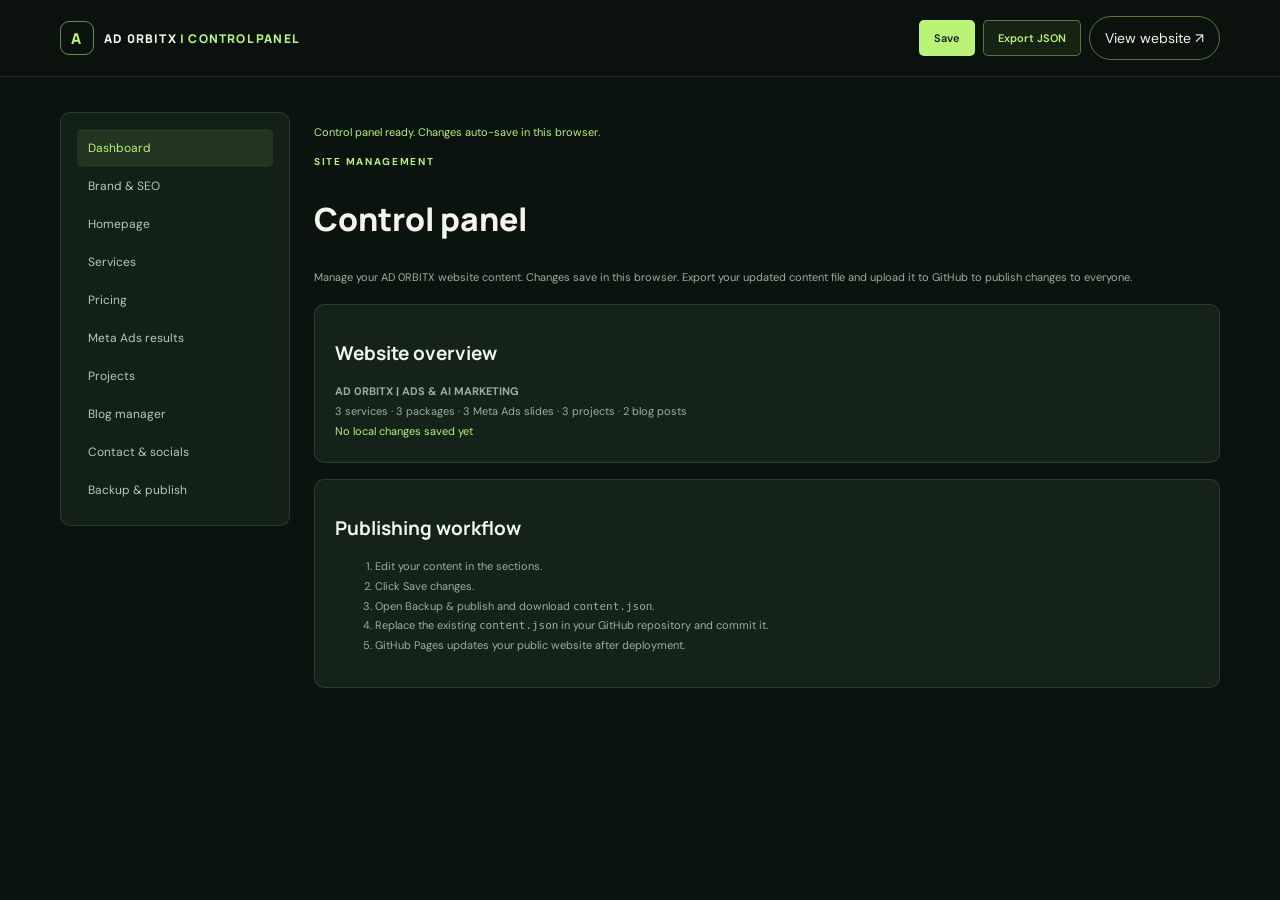
<file: admin.html>
<!doctype html><html lang="en"><head><meta charset="utf-8"><meta name="viewport" content="width=device-width,initial-scale=1"><title>AD 0RBITX Control Panel</title><link rel="stylesheet" href="style.css"><style>
.admin-wrap{display:grid;grid-template-columns:230px 1fr;gap:24px;padding:35px 0 80px}.admin-side{position:sticky;top:95px;align-self:start;background:#132018;border:1px solid var(--line);border-radius:10px;padding:16px}.admin-side button{display:block;width:100%;text-align:left;background:none;border:0;color:#b8c7ba;padding:11px;border-radius:5px;cursor:pointer;font:12px var(--body)}.admin-side button.active,.admin-side button:hover{background:#b9f47718;color:var(--lime)}.admin-main{min-width:0}.admin-panel{display:none}.admin-panel.active{display:block}.admin-panel h1{font:800 32px var(--display)}.admin-panel h2{font:700 19px var(--display)}.admin-card{background:#142219;border:1px solid var(--line);border-radius:10px;padding:20px;margin:16px 0}.admin-grid{display:grid;grid-template-columns:1fr 1fr;gap:12px}.field textarea{min-height:85px}.field.full{grid-column:1/-1}.admin-actions{display:flex;gap:9px;flex-wrap:wrap;margin:15px 0}.admin-btn{border:1px solid #b9f47765;color:var(--lime);background:#b9f47712;padding:10px 14px;border-radius:5px;cursor:pointer;font:600 11px var(--body)}.admin-btn.primary{background:var(--lime);color:#142016}.admin-btn.danger{border-color:#d66b6b;color:#ffaaaa}.item-row{display:flex;justify-content:space-between;align-items:center;gap:12px;border-bottom:1px solid var(--line);padding:12px 0}.item-row small{display:block;color:#8fa092}.status{color:var(--lime);font-size:11px}.admin-help{font-size:11px;color:#9eada1;line-height:1.8}.file-input{font-size:11px;color:#b9c7ba}@media(max-width:760px){.admin-wrap{grid-template-columns:1fr}.admin-side{position:static;display:flex;overflow:auto;gap:5px}.admin-side button{white-space:nowrap;width:auto}.admin-grid{grid-template-columns:1fr}.field.full{grid-column:auto}}
</style></head><body><header><nav class="nav container"><a class="brand" href="index.html"><span class="brand-mark">A</span><span>AD 0RBITX <span style="color:var(--lime)">| CONTROL PANEL</span></span></a><div style="display:flex;align-items:center;gap:8px;flex-wrap:wrap"><button type="button" class="admin-btn primary" id="topSave">Save</button><button type="button" class="admin-btn" id="topExport">Export JSON</button><a class="nav-cta" href="index.html">View website ↗</a></div></nav></header><main class="container admin-wrap"><aside class="admin-side"><button class="active" data-tab="dashboard">Dashboard</button><button data-tab="brand">Brand & SEO</button><button data-tab="home">Homepage</button><button data-tab="services">Services</button><button data-tab="pricing">Pricing</button><button data-tab="metaResults">Meta Ads results</button><button data-tab="projects">Projects</button><button data-tab="blogs">Blog manager</button><button data-tab="contact">Contact & socials</button><button data-tab="backup">Backup & publish</button></aside><div class="admin-main"><p id="adminStatus" class="status" aria-live="polite">Loading control panel…</p>
<section class="admin-panel active" id="dashboard"><div class="kicker">SITE MANAGEMENT</div><h1>Control panel</h1><p class="admin-help">Manage your AD 0RBITX website content. Changes save in this browser. Export your updated content file and upload it to GitHub to publish changes to everyone.</p><div class="admin-card"><h2>Website overview</h2><div id="overview" class="admin-help"></div></div><div class="admin-card"><h2>Publishing workflow</h2><ol class="admin-help"><li>Edit your content in the sections.</li><li>Click Save changes.</li><li>Open Backup & publish and download <code>content.json</code>.</li><li>Replace the existing <code>content.json</code> in your GitHub repository and commit it.</li><li>GitHub Pages updates your public website after deployment.</li></ol></div></section>
<section class="admin-panel" id="brand"><div class="kicker">IDENTITY & SEARCH</div><h1>Brand & SEO settings</h1><div class="admin-card"><div class="admin-grid"><label class="field">Brand name<input data-bind="brand"></label><label class="field">Short brand<input data-bind="shortBrand"></label><label class="field">Tagline<input data-bind="tagline"></label><label class="field">Location<input data-bind="location"></label><label class="field full">Default SEO title<input data-bind="seo.title" maxlength="65"></label><label class="field full">Default meta description<textarea data-bind="seo.description" maxlength="160"></textarea></label><label class="field full">SEO keywords (comma separated)<textarea data-bind="seo.keywords"></textarea></label><label class="field full">Footer About text<textarea data-bind="footerAbout"></textarea></label></div></div></section>
<section class="admin-panel" id="home"><div class="kicker">HOMEPAGE</div><h1>Homepage content</h1><div class="admin-card"><div class="admin-grid"><label class="field">Eyebrow<input data-bind="hero.eyebrow"></label><label class="field">Button text<input data-bind="hero.button"></label><label class="field full">Main headline (HTML allowed for line break / gradient span)<textarea data-bind="hero.title"></textarea></label><label class="field full">Hero description<textarea data-bind="hero.description"></textarea></label></div></div></section>
<section class="admin-panel" id="services"><div class="kicker">OFFERINGS</div><h1>Services manager</h1><div id="servicesEditor"></div><button class="admin-btn" id="addService">+ Add service</button></section>
<section class="admin-panel" id="pricing"><div class="kicker">PACKAGES</div><h1>Pricing manager</h1><div id="packagesEditor"></div><button class="admin-btn" id="addPackage">+ Add package</button></section>
<section class="admin-panel" id="metaResults"><div class="kicker">CASE STUDIES</div><h1>Meta Ads results carousel</h1><p class="admin-help">Edit home page slides. Add screenshot image URLs and verified results.</p><div id="metaResultsEditor"></div><button class="admin-btn" id="addMetaResult">+ Add case study</button></section><section class="admin-panel" id="projects"><div class="kicker">PORTFOLIO</div><h1>Project manager</h1><p class="admin-help">Add project details, results and an optional image URL. Only publish results you can verify and are allowed to share.</p><div id="projectsEditor"></div><button class="admin-btn" id="addProject">+ Add project</button></section>
<section class="admin-panel" id="blogs"><div class="kicker">PUBLISHING</div><h1>Blog manager</h1><p class="admin-help">Create, edit and delete posts. Each post has its own SEO title and meta description. Keep titles distinct and descriptions useful and accurate.</p><div id="blogsEditor"></div><button class="admin-btn" id="addBlog">+ New blog post</button></section>
<section class="admin-panel" id="contact"><div class="kicker">GET IN TOUCH</div><h1>Contact & social links</h1><div class="admin-card"><div class="admin-grid"><label class="field">Business email<input data-bind="email"></label><label class="field">WhatsApp display number<input data-bind="whatsapp"></label><label class="field">WhatsApp link number (digits only)<input data-bind="whatsappLink"></label><label class="field">Facebook URL<input data-bind="socials.facebook"></label><label class="field">Instagram URL<input data-bind="socials.instagram"></label><label class="field">LinkedIn URL<input data-bind="socials.linkedin"></label><label class="field">Fiverr URL<input data-bind="socials.fiverr"></label><label class="field">Upwork URL<input data-bind="socials.upwork"></label></div></div></section>
<section class="admin-panel" id="backup"><div class="kicker">SAVE & PUBLISH</div><h1>Backup & publish</h1><div class="admin-card"><h2>Save your changes</h2><p class="admin-help">Save stores edits in this browser. Download content.json and replace the file in your website repository to publish your updates online.</p><div class="admin-actions"><button class="admin-btn primary" id="saveAll">Save changes</button><button class="admin-btn" id="exportJson">Download content.json</button><label class="admin-btn">Import content.json<input class="file-input" type="file" id="importJson" accept="application/json" hidden></label><button class="admin-btn danger" id="resetData">Reset to original starter content</button></div><div id="saveStatus" class="status" aria-live="polite"></div></div><div class="admin-card"><h2>Important: static website control panel</h2><p class="admin-help">This GitHub Pages version has no server-side database or user authentication. The panel is intended for your own browser. It saves locally and exports a content file for publishing. Do not treat this page as a secure private admin system. For true live editing from any device, user accounts and direct publishing, connect a hosted CMS or backend with authentication.</p></div></section>
</div></main><script src="admin.js"></script></body></html>
</file>
<file: style.css>
@import url('https://fonts.googleapis.com/css2?family=DM+Sans:wght@400;500;600;700&family=Manrope:wght@400;500;600;700;800&display=swap');
:root{--bg:#0b130e;--panel:#142219;--panel2:#1b2d20;--ink:#f2f6ef;--muted:#a0afa3;--lime:#b9f477;--line:#ffffff1b;--display:'Manrope',sans-serif;--body:'DM Sans',sans-serif}*{box-sizing:border-box}html{scroll-behavior:smooth;scroll-padding-top:88px}body{margin:0;background:var(--bg);color:var(--ink);font:14px/1.75 var(--body);overflow-x:hidden}a{color:inherit;text-decoration:none}.container{width:min(1160px,calc(100% - 44px));margin:auto}.ambient{position:fixed;z-index:-1;pointer-events:none;width:440px;height:440px;border-radius:50%;filter:blur(120px);opacity:.12;background:#a8e96b;animation:drift 18s ease-in-out infinite alternate}.ambient.a{top:-190px;right:-170px}.ambient.b{bottom:5%;left:-230px;background:#3c9c78;animation-direction:alternate-reverse}header{position:sticky;top:0;z-index:20;background:#0b130ee8;backdrop-filter:blur(18px);border-bottom:1px solid var(--line)}.nav{height:76px;display:flex;align-items:center;justify-content:space-between}.brand{display:flex;gap:10px;align-items:center;font:800 12px var(--display);letter-spacing:.1em}.brand-mark{width:34px;height:34px;display:grid;place-items:center;border:1px solid #b9f47788;border-radius:9px;color:var(--lime);font-size:15px}.nav-links{display:flex;gap:25px;align-items:center;font-size:12px;color:#c4d0c5}.nav-links a:hover,.nav-links a.active{color:var(--lime)}.nav-cta{border:1px solid #b9f47770;border-radius:30px;padding:9px 15px}.menu-toggle{display:none;background:none;color:white;border:0;font-size:24px}.gradient{background:linear-gradient(100deg,#e2f9bd,#a8e96b 60%,#75c994);color:transparent;background-clip:text}.kicker,.eyebrow{font-size:10px;letter-spacing:.17em;font-weight:700;color:var(--lime)}.pulse{display:inline-block;width:7px;height:7px;border-radius:50%;background:var(--lime);margin-right:9px;box-shadow:0 0 0 5px #b9f47720}.hero{min-height:650px;display:grid;grid-template-columns:1.05fr .95fr;align-items:center;gap:40px;padding:70px 0 90px}.hero h1{font:800 clamp(45px,6vw,75px)/1.07 var(--display);letter-spacing:-.06em;margin:25px 0}.lede{max-width:540px;color:#aab8ad;font-size:16px;line-height:1.9}.actions{display:flex;gap:24px;align-items:center;margin-top:30px}.btn{display:inline-flex;align-items:center;gap:20px;padding:14px 20px;background:var(--lime);color:#142016;border-radius:5px;font-weight:700;font-size:12px;transition:.25s}.btn:hover{transform:translateY(-3px);background:#d3f9a3}.quiet-link{font-size:12px;color:#d5e1d5}.hero-art{min-height:430px;display:grid;place-items:center;position:relative}.orbit{position:absolute;border:1px solid #b9f47725;border-radius:50%;width:470px;height:300px;transform:rotate(-25deg);animation:spin 32s linear infinite}.orbit.two{width:400px;height:360px;animation-direction:reverse}.dash-card{width:min(440px,94%);position:relative;z-index:2;background:linear-gradient(145deg,#26392b,#142018);border:1px solid #b9f47742;border-radius:14px;padding:26px;box-shadow:0 30px 90px #0008;animation:float 7s ease-in-out infinite}.dash-top{display:flex;justify-content:space-between;color:#9caf9e;font-size:9px;letter-spacing:.14em}.live{color:var(--lime)}.dash-card h3{font:700 23px var(--display);margin:24px 0 0}.dash-card p{font-size:10px;color:#93a398}.dash-chart{width:100%;height:150px}.dash-stats{display:flex;justify-content:space-between;border-top:1px solid var(--line);padding-top:14px;font-size:10px}.dash-stats b{display:block;color:var(--lime)}.float-label{position:absolute;z-index:3;padding:10px 14px;background:#24372a;border:1px solid #b9f47744;border-radius:6px;font-size:10px;animation:bob 5s ease-in-out infinite}.float-label.one{right:-4px;top:50px}.float-label.two{left:-5px;bottom:50px;animation-delay:-2s}.section{padding:96px 0}.section.alt{background:#111c15;border-block:1px solid var(--line)}.section-head{display:flex;justify-content:space-between;align-items:end;gap:35px;margin-bottom:36px}.section h2,.page-hero h1{font:800 clamp(35px,4.5vw,55px)/1.15 var(--display);letter-spacing:-.05em;margin:15px 0}.muted{color:#748579}.section-head>p{max-width:340px;color:var(--muted);font-size:12px}.grid{display:grid;grid-template-columns:repeat(3,1fr);gap:14px}.card{background:linear-gradient(145deg,#1b2b20,#142018);border:1px solid var(--line);border-radius:9px;padding:24px;transition:.28s}.card:hover{transform:translateY(-5px);border-color:#b9f47770}.card h3{font:700 19px var(--display);margin:17px 0 8px}.card p{font-size:12px;color:#a0afa3;line-height:1.85}.icon{font-size:24px;color:var(--lime)}.chips{display:flex;gap:6px;flex-wrap:wrap;margin-top:17px}.chips span,.tag{border:1px solid #ffffff24;border-radius:30px;padding:5px 9px;font-size:9px;color:#c4d1c5}.link{display:inline-block;margin-top:20px;color:var(--lime);font-size:11px}.results-shell{border:1px solid #b9f47745;background:linear-gradient(125deg,#1d3022,#132018);border-radius:13px;padding:28px;overflow:hidden}.results-top{display:flex;justify-content:space-between;align-items:center;gap:25px}.results-top p{color:var(--muted);font-size:11px;max-width:430px}.carousel-window{overflow:hidden;margin-top:22px}.result-track{display:flex;transition:transform .65s cubic-bezier(.2,.75,.25,1)}.result-slide{flex:0 0 100%;display:grid;grid-template-columns:1fr 1fr;gap:24px;align-items:center;padding:8px}.result-visual{min-height:210px;border:1px dashed #b9f47755;border-radius:9px;display:grid;place-items:center;text-align:center;color:var(--lime);background:repeating-linear-gradient(135deg,#b9f47708 0 10px,transparent 10px 20px);padding:20px}.result-visual img{width:100%;height:210px;object-fit:cover;border-radius:8px}.result-visual strong{font:700 19px var(--display);display:block}.result-visual small{display:block;color:#a2b1a5;font-size:10px}.result-copy h3{font:700 23px var(--display);margin:5px 0}.result-copy p{font-size:12px;color:#a0afa3}.result-controls{display:flex;align-items:center;gap:9px;margin-top:18px}.result-controls button{background:transparent;border:1px solid #b9f47766;color:var(--lime);border-radius:50%;width:32px;height:32px;cursor:pointer}.dots{display:flex;gap:6px}.dots i{width:5px;height:5px;background:#66766a;border-radius:50%}.dots i.on{background:var(--lime);width:18px;border-radius:5px}.notice{font-size:10px;color:#91a092;margin-top:14px}.page-hero{padding:85px 0 42px;border-bottom:1px solid var(--line)}.page-hero h1{font-size:clamp(42px,6vw,68px);max-width:780px}.page-hero p{max-width:650px;color:#a0afa3}.page-content{padding:55px 0 95px}.project-image{height:160px;width:100%;object-fit:cover;border-radius:6px;background:#24372a}.blog-card{display:flex;flex-direction:column;min-height:270px}.blog-meta{color:var(--lime);font-size:9px;letter-spacing:.12em}.blog-card .read{margin-top:auto;padding-top:15px;color:var(--lime);font-size:11px}.article{max-width:790px;margin:0 auto}.article h1{font:800 clamp(34px,5vw,56px)/1.15 var(--display);letter-spacing:-.04em}.article-meta{color:var(--lime);font-size:10px;letter-spacing:.12em}.article-body{font-size:16px;line-height:2;color:#c5d1c6}.article-body p{margin:0 0 22px}.article-body h2,.article-body h3{font-family:var(--display);line-height:1.3;margin-top:34px}.article-cover{width:100%;max-height:390px;object-fit:cover;border-radius:10px;margin:20px 0}.price{font:800 31px var(--display);margin-top:18px}.price small{font:400 10px var(--body);color:#a0afa3}.price ul{padding-left:18px;color:#c0cdc1;font-size:11px}.featured{border-color:#b9f47777;background:linear-gradient(145deg,#263a2a,#142018)}.contact-grid{display:grid;grid-template-columns:1fr 1fr;gap:45px}.contact-form{background:#111c15;border:1px solid var(--line);border-radius:10px;padding:25px}.contact-form label,.field{display:block;color:#c4d0c5;font-size:11px;margin-bottom:14px}.contact-form input,.contact-form textarea,.field input,.field textarea,.field select{display:block;width:100%;margin-top:6px;background:#1b2920;border:1px solid #ffffff20;border-radius:5px;padding:11px;color:white;font:12px var(--body);outline:none}.contact-form input:focus,.contact-form textarea:focus,.field input:focus,.field textarea:focus{border-color:var(--lime)}.contact-form small{display:block;color:#829184;font-size:9px;margin-top:10px}.contact-methods a{display:block;color:var(--lime);font-size:12px;margin:12px 0}.footer{border-top:1px solid var(--line);padding:52px 0 24px;background:#09100c}.footer-grid{display:grid;grid-template-columns:1.4fr 1fr 1fr 1.1fr;gap:30px}.footer h4{font:700 11px var(--display);letter-spacing:.1em;margin:0 0 14px}.footer p,.footer li,.footer a{font-size:10px;color:#a0afa3}.footer ul{list-style:none;padding:0;margin:0}.footer li{margin:8px 0}.footer a:hover{color:var(--lime)}.socials{display:flex;flex-wrap:wrap;gap:7px;margin-top:16px}.socials a{border:1px solid #ffffff25;padding:6px 9px;border-radius:20px}.copyright{border-top:1px solid var(--line);margin-top:30px;padding-top:17px;display:flex;justify-content:space-between;color:#718176;font-size:9px}
@keyframes float{0%,100%{transform:translateY(0) rotate(-1.5deg)}50%{transform:translateY(-9px) rotate(-.5deg)}}@keyframes bob{0%,100%{translate:0 0}50%{translate:0 -8px}}@keyframes spin{to{rotate:360deg}}@keyframes drift{to{transform:translate(30px,30px) scale(1.1)}}@media(prefers-reduced-motion:reduce){*,*::before,*::after{animation-duration:.01ms!important;animation-iteration-count:1!important;scroll-behavior:auto!important;transition-duration:.01ms!important}}
@media(max-width:850px){.hero{grid-template-columns:1fr}.hero-art{min-height:360px}.footer-grid{grid-template-columns:1fr 1fr}}
@media(max-width:620px){.container{width:calc(100% - 34px)}.nav{height:66px}.brand{font-size:10px}.menu-toggle{display:block}.nav-links{display:none;position:absolute;top:65px;left:0;right:0;background:#101b14;padding:20px 24px;flex-direction:column;align-items:stretch;gap:15px}.nav-links.open{display:flex}.hero{padding:58px 0 70px;min-height:0}.hero h1{font-size:46px}.hero-art{min-height:300px}.orbit{width:340px;height:220px}.orbit.two{width:310px;height:260px}.dash-card{padding:18px}.float-label.one{right:0;top:10px}.float-label.two{left:0;bottom:12px}.section{padding:70px 0}.section-head,.results-top{display:block}.section-head>p{margin-top:15px}.grid,.contact-grid{grid-template-columns:1fr}.result-slide{grid-template-columns:1fr}.result-visual{min-height:150px}.footer-grid{grid-template-columns:1fr 1fr;gap:24px}.copyright{display:block}.copyright span{display:block;margin-top:8px}.page-hero{padding:62px 0 34px}}

/* Social brand icons and editorial blog thumbnails */
.socials{align-items:center}
.socials a.social-icon{display:inline-flex;align-items:center;gap:7px;padding:7px 10px;border:1px solid #ffffff25;border-radius:22px;color:#c8d5c9;transition:transform .2s,border-color .2s,background .2s}
.socials a.social-icon:hover{transform:translateY(-2px);border-color:#b9f47788;background:#b9f47712;color:var(--lime)}
.social-icon img{width:17px;height:17px;object-fit:contain;display:block}
.social-icon span{font-size:10px}
.blog-card{overflow:hidden;padding:0 0 22px}
.blog-card .blog-meta,.blog-card h3,.blog-card p,.blog-card .read{margin-left:22px;margin-right:22px}
.blog-card .blog-meta{margin-top:18px}
.blog-card h3{margin-top:10px}
.blog-card .blog-thumb-link{display:block;overflow:hidden;background:#17271d}
.blog-thumb{display:block;width:100%;height:190px;object-fit:cover;transition:transform .45s ease}
.blog-thumb-link:hover .blog-thumb{transform:scale(1.035)}
.blog-thumb-placeholder{display:grid;place-items:center;color:var(--lime);font:700 20px var(--display);letter-spacing:.12em}
</file>
